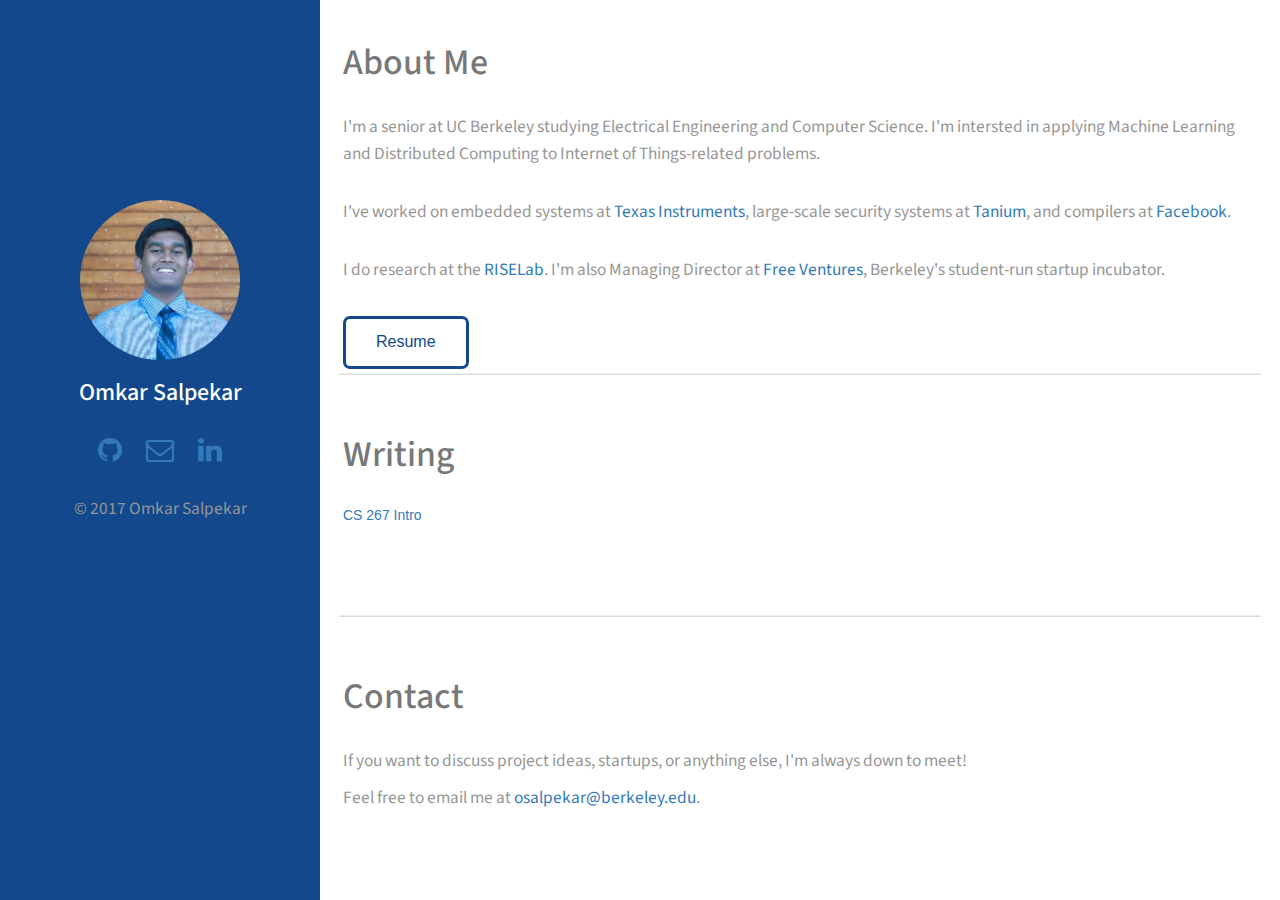
<file: index.html>
<!DOCTYPE HTML>
<html lang="en-US">
<head>
    
    <!--META-->
    <meta charset="utf-8">
    <title>Omkar Salpekar Website</title>
    <meta name="author" description="Omkar Salpekar">
    <meta name="description" description="Omkar's Website">
    <meta name="viewport" description="width=device-width, initial-sclae=1">

    <!--CSS-->
    <link rel="stylesheet" href="css/bootstrap.min.css">
    <!--<link rel="stylesheet" href="css/font-awesome/css/font-awesome.min.css">-->
    <link rel="stylesheet" href="https://cdnjs.cloudflare.com/ajax/libs/font-awesome/4.7.0/css/font-awesome.min.css">
    <link href="https://fonts.googleapis.com/css?family=Source+Sans+Pro" rel="stylesheet">
    <link rel="stylesheet" href="css/main.css">
    <!--Favicon-->
    
</head>
<body>
    <!--Left Header-->
    <header class="header">
        <a href="#" ><img class="img-circle" src="img/omkar_pic.jpg" alt="Omkar Pic" style="width:160px;height:160px"></a>
        <h3>Omkar Salpekar</h3>
        <div class="inner">
                <a class="icon" href="http://www.github.com/osalpekar"><i class="fa fa-github fa-2x"></i></a>
                <a class="icon" href="mailto:osalpekar@berkeley.edu"><i class="fa fa-envelope-o fa-2x"></i></a>    
                <a class="icon" href="http://www.linkedin.com/in/omkarsalpekar"><i class="fa fa-linkedin fa-2x"></i></a> 
        </div>
        <div class="copyright">
            <p>&copy 2017 Omkar Salpekar</p>
        </div>
    </header>

    <!--Main Content-->
    <div class="center">
        
        <div class="about_section section">
            <h1>About Me</h1>
            <br>
            <p>I'm a senior at UC Berkeley studying Electrical Engineering and Computer Science. I'm intersted in applying Machine Learning and Distributed Computing to Internet of Things-related problems.</p>
            <br>
            <p>I've worked on embedded systems at
            <a class="inline" href="http://www.ti.com/">Texas Instruments</a>,
             large-scale security systems at
            <a class="inline" href="http://www.tanium.com/">Tanium</a>,
             and compilers at
             <a class="inline" href="https://code.fb.com/">Facebook</a>.</p>
            <br>
            <p>I do research at the 
            <a class="inline" href="https://rise.cs.berkeley.edu/">RISELab</a>.
             I'm also Managing Director at 
            <a class="inline" href="http://www.freeventures.org">Free
                Ventures</a>, Berkeley's student-run startup incubator.</p>

            <!-- TODO: Add a button for Resume here -->
            <a class="resume" href="assets/omkar_salpekar_resume.pdf">Resume</a>
        </div>
    
        <hr /> 
        <!-- <div class="section"> -->
        <!--     <h1>Projects</h1> -->
        <!--     <br> -->
        <!--     <1!-- TODO: Make the boxes for the projects from HTML tutorial --1> -->
        <!--     <div class="project"> -->
        <!--             <img src="img/chat_app.png" alt="chat_app" style="height:128px;width:400px"> --> 
        <!--             <h4>Encrypted Chat App</h4> -->
        <!--             <p class="project_sec">A simple terminal-based chat application with end-to-end encryption with group messaging</p> -->
        <!--     </div> -->

        <!--     <div class="project"> -->
        <!--             <img src="img/chat_app.png" alt="chat_app" style="height:170px;width:400px"> --> 
        <!--             <h4>Serv Web App</h4> -->
        <!--             <p class="project_sec">Find and apply to local service opportunities tailored to your interests</p> -->
        <!--     </div> -->
        <!--     <div class="project"> -->
        <!--             <img src="img/crash_sense.png" alt="crash_sense" style="height:219px;width:330px"> --> 
        <!--             <h4>Crash Sense</h4> -->
        <!--             <p class="project_sec">Using ML and acceleration data from proximity sensors to analyze fault in car crashes</p> -->
        <!--     </div> -->

        <!--     <div class="project"> -->
        <!--             <a class="inline" href="http://www.github.com/osalpekar"> -->
        <!--                     <img src="img/crash_sense.png" alt="crash_sense" style="height:219px;width:330px"> -->
        <!--             </a> --> 
        <!--             <a class="inline" href="http://www.github.com/osalpekar"> -->
        <!--                     <h4>Secure Smart Home</h4> -->
        <!--             </a> -->
        <!--             <p class="project_sec">Improving security in connected devices on home networks by flagging malicious traffic</p> -->
        <!--     </div> -->
        <!-- </div> -->

        <div class="contact_section section">
            <h1>Writing</h1>
            <br>
            <a href="https://osalpekar.github.io/blog/cs267-intro.html">CS 267 Intro</a>
        </div>

        <hr /> 
        <div class="contact_section section">
            <h1>Contact</h1>
            <br>
            <p>If you want to discuss project ideas, startups, or anything else, I'm always down to meet!</p> 
            <p>Feel free to email me at <a class="inline" href="mailto:osalpekar@berkeley.edu" alt="Omkar's email address">osalpekar@berkeley.edu</a>.</p>
        </div>
    
    </div>

    <!--Left Footer-->
    <footer id="Left_footer">
        <p>ello I'm Omkar</p>      
    </footer>

</body>

</head>
</html>
</file>
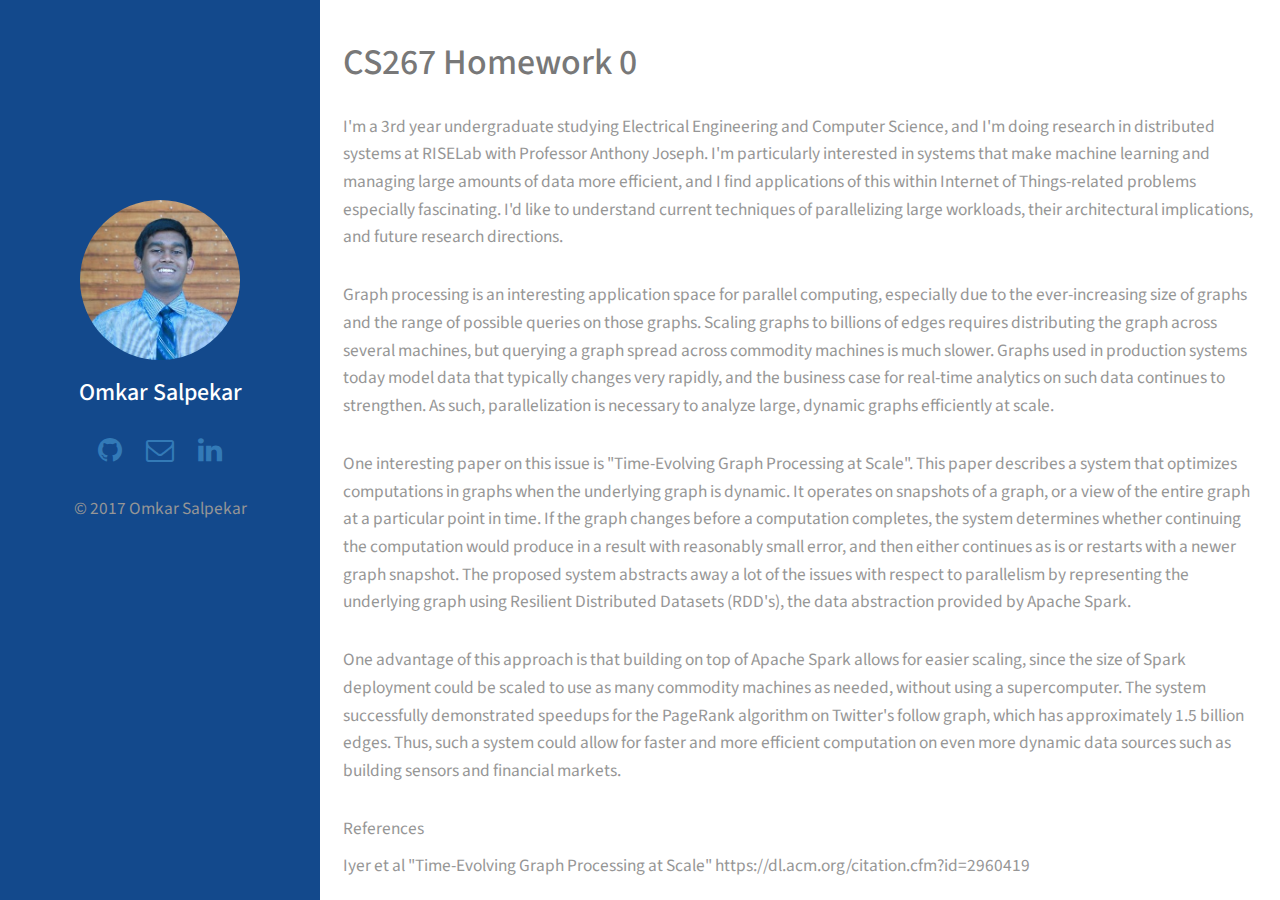
<file: blog/cs267-intro.html>
<!DOCTYPE HTML>
<html lang="en-US">
<head>
    
    <!--META-->
    <meta charset="utf-8">
    <title>Omkar Salpekar Website</title>
    <meta name="author" description="Omkar Salpekar">
    <meta name="description" description="Omkar's Website">
    <meta name="viewport" description="width=device-width, initial-sclae=1">

    <!--CSS-->
    <link rel="stylesheet" href="../css/bootstrap.min.css">
    <!--<link rel="stylesheet" href="css/font-awesome/css/font-awesome.min.css">-->
    <link rel="stylesheet" href="https://cdnjs.cloudflare.com/ajax/libs/font-awesome/4.7.0/css/font-awesome.min.css">
    <link href="https://fonts.googleapis.com/css?family=Source+Sans+Pro" rel="stylesheet">
    <link rel="stylesheet" href="../css/main.css">
    <!--Favicon-->
    
</head>
<body>
    <!--Left Header-->
    <header class="header">
        <a href="#" ><img class="img-circle" src="../img/omkar_pic.jpg"
            alt="Omkar Pic" style="width:160px;height:160px"
            href="http://osalpekar.github.io"></a>
        <h3>Omkar Salpekar</h3>
        <div class="inner">
                <a class="icon" href="http://www.github.com/osalpekar"><i class="fa fa-github fa-2x"></i></a>
                <a class="icon" href="mailto:osalpekar@berkeley.edu"><i class="fa fa-envelope-o fa-2x"></i></a>    
                <a class="icon" href="http://www.linkedin.com/in/omkarsalpekar"><i class="fa fa-linkedin fa-2x"></i></a> 
        </div>
        <div class="copyright">
            <p>&copy 2017 Omkar Salpekar</p>
        </div>
    </header>

    <!--Main Content-->
    <div class="center">
        
        <div class="cs267_section section">
            <h1>CS267 Homework 0</h1>
            <br>
            <p>I'm a 3rd year undergraduate studying Electrical Engineering and
            Computer Science, and I'm doing research in distributed systems at RISELab with Professor
            Anthony Joseph. I'm particularly interested
            in systems that make machine learning and managing large amounts of
            data more efficient, and I find applications of this within
            Internet of Things-related problems especially fascinating. I'd
            like to understand current techniques of parallelizing large
            workloads, their architectural implications, and future research
            directions.</p>
            <br>
            <p>Graph processing is an interesting application space for
            parallel computing, especially due to the ever-increasing size of
            graphs and the range of possible queries on those graphs. Scaling
            graphs to billions of edges requires distributing the graph across
            several machines, but querying a graph spread across commodity machines is
            much slower. Graphs used in production systems today model data
            that typically changes very rapidly, and the business case for real-time analytics
            on such data continues to strengthen. As such,
            parallelization is necessary to analyze large, dynamic graphs efficiently at scale.</p>
            <br>
            <p>One interesting paper on this issue is "Time-Evolving Graph
            Processing at Scale". This paper describes a system that optimizes
            computations in graphs when the underlying graph is dynamic.
            It operates on snapshots of a graph, or a view of the entire
            graph at a particular point in time. If the graph changes
            before a computation completes, the system determines whether continuing
            the computation would produce in a result with reasonably small
            error, and
            then either continues as is or restarts with a newer graph
            snapshot. The proposed system abstracts away a lot of the issues
            with respect to parallelism by representing the underlying graph
            using Resilient
            Distributed Datasets (RDD's), the data abstraction provided by
            Apache Spark.</p>
            <br>
            <p>One advantage of this approach is that building on top of Apache
            Spark allows for easier scaling, since the size of Spark deployment could
            be scaled to use as many commodity machines as needed, without
            using a supercomputer. The system successfully demonstrated
            speedups for the PageRank algorithm on
            Twitter's follow graph, which has approximately 1.5 billion edges.
            Thus, such a system could allow for faster and more efficient
            computation on even more dynamic data sources such as building sensors and
            financial markets.</p>
            <br>
            <p>References</p>
            <p>Iyer et al "Time-Evolving Graph Processing at Scale" https://dl.acm.org/citation.cfm?id=2960419</p>
        </div>
    </div>
</head>
</html>
</file>
<file: css/main.css>
h1,h2,h3,h4,p {
    font-family: 'Source Sans Pro', sans-serif;
}

h3 {
    margin-bottom: 30px;
}

h2 {
    margin-bottom: 30px;
}

p {
    font-size: 13pt;
    color: rgb(150, 150, 150);
    line-height: 1.6;
}

p.project_sec {
    text-align: justify;
}
header {
    /* Attribute */
    position: fixed;
    margin: auto;
    align: left;
    width: 25%;
    height: 100%;
    background-color: rgb(19, 73, 140);
    background-attachment: fixed;

    /*Text*/
    text-align: center;
    color: white;
    padding-top: 200px;
}

div.center {
    width: 75%;
    float: right;
    margin: auto;
    padding: 0px;
    /*border: 3px solid #000;*/
}

div.section {
    /*General Attributes for each section*/
        
    /*Attribute*/
    padding: 20px;
    /*border-bottom: 2px solid #ddd;*/
    margin: 3px;
    height: 650px;
    /*Text*/
    color: rgb(120, 120, 120)
}

div.project {
    /*Box for each project*/

    /*Attribute*/
    float: left;
    padding: 20px;
    /*border: 3px solid #ddd;*/
    width: 49%;
    margin: 0px;

    /*Text*/
    color: rgb(120, 120, 120);
    text-align: center;
}

div.about_section {
    height: 350px;
}

div.contact_section {
    height: 200px;
    border: none;
}

div.copyright {
    margin-top: 30px;
}

a.resume {
    /*Attribute*/
    padding: 12px 30px; /*first num is top/bottom, second is left/right*/
    margin-top: 23px; /*first num is top/bottom, second is left/right*/
    margin-bottom: 30px; /*first num is top/bottom, second is left/right*/
    border: 3px solid rgb(19, 73, 140);
    border-radius: 7px;

    /*Text*/
    color: rgb(19, 73, 140);
    display: inline-block;
    font-size: 12pt;
}

.img-circle {
    border-radius: 50%;
}

a.resume:hover {
    color: turquoise;
    border: 3px solid turquoise;
    text-decoration: none;
}

a.inline:hover {
    text-decoration: none;
}

a.icon {
    margin: 10px;
}

a.icon:hover {
    color: turquoise;
}

hr {
    width: 96%;
    height: 1px;
    background: #ddd;
}
</file>
